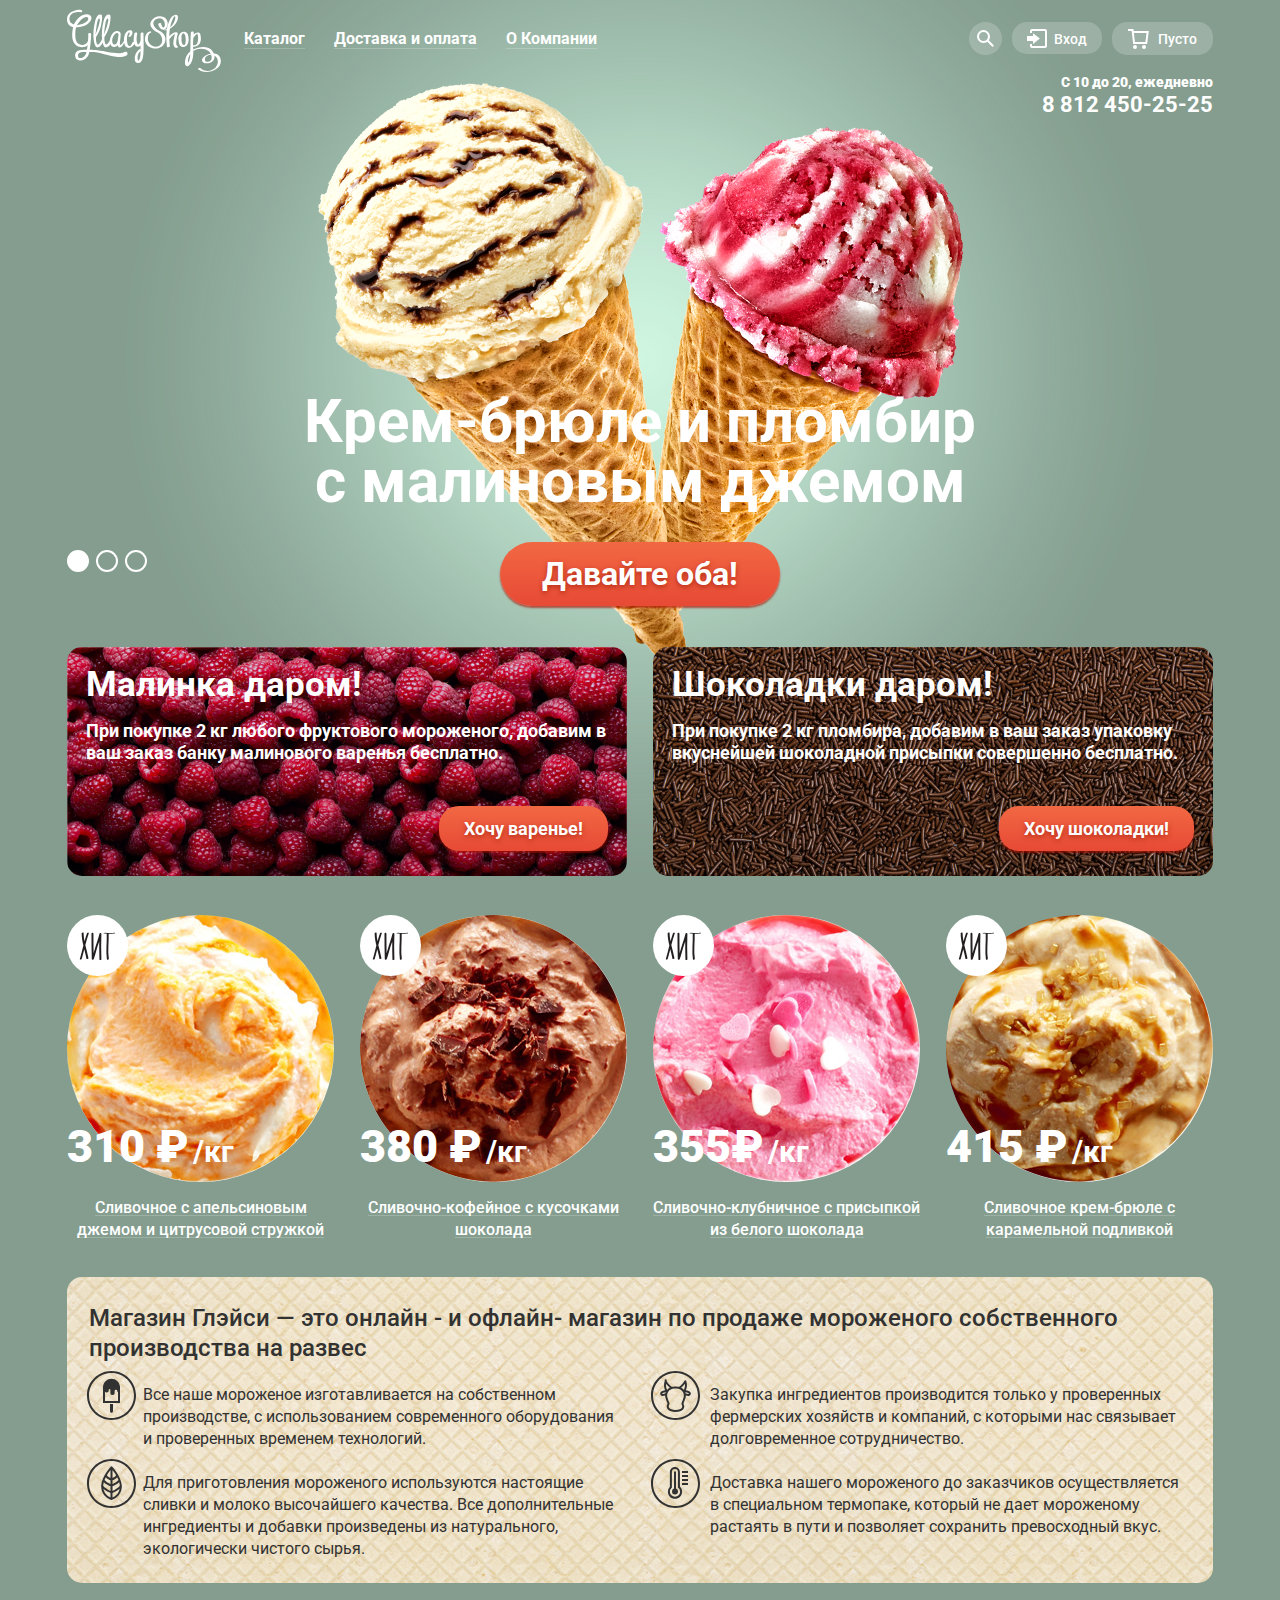
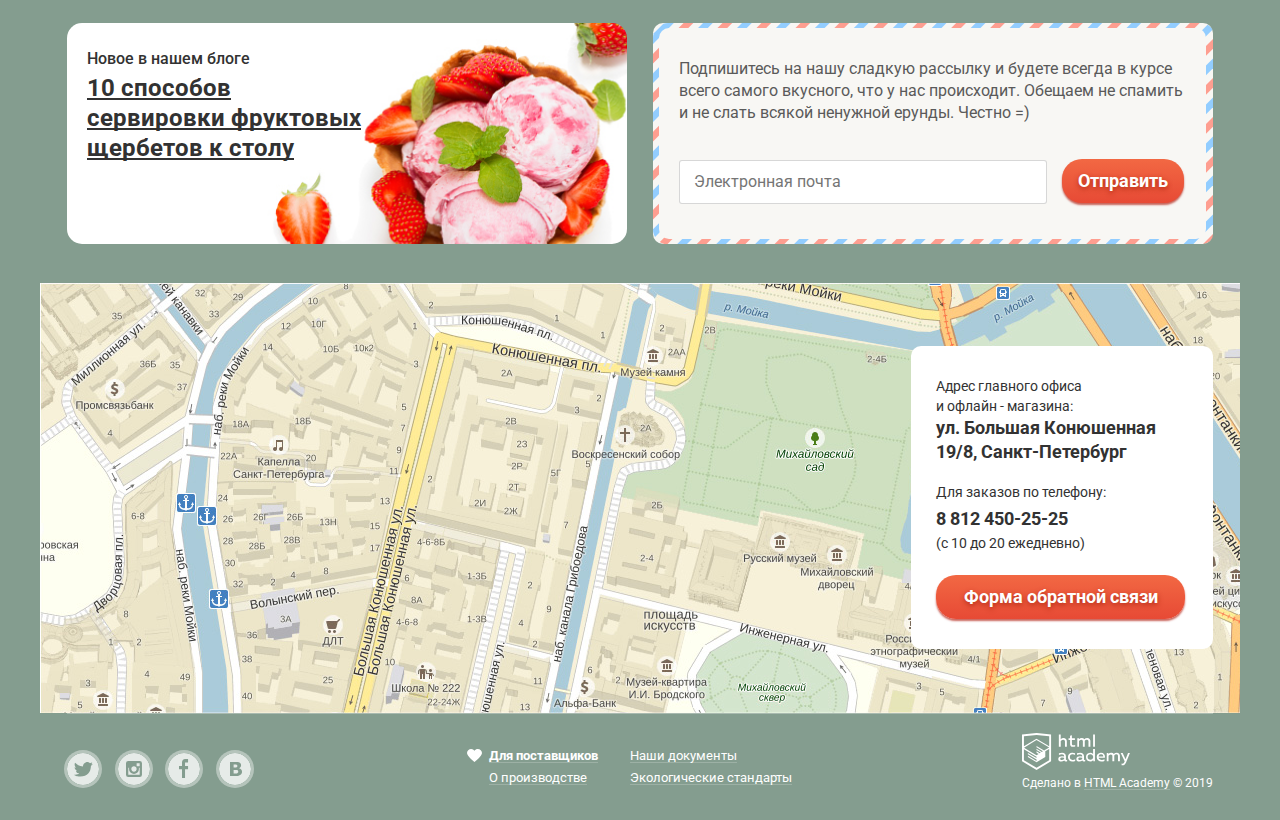
<file: index.html>
<!DOCTYPE html>
<html lang="ru">

<head>
    <meta charset="utf-8">
    <title>HTML Academy: Глейси</title>
    <link href="https://fonts.googleapis.com/css?family=Roboto:400,500,700&display=swap&subset=cyrillic" rel="stylesheet">
    <link href="css/normalize.css" rel="stylesheet">
    <link href="css/style.min.css" rel="stylesheet">
</head>

<body>
    <input class="visually-hidden" type="radio" name="toggle" id="product-1" checked>
    <input class="visually-hidden" type="radio" name="toggle" id="product-2">
    <input class="visually-hidden" type="radio" name="toggle" id="product-3">

    <div class="site-wrapper">
        <header class="main-header container">
            <nav class="main-navigation">
                <a class="main-header-logo">
                    <img src="img/logo.svg" width="154" height="64" alt="Логотип магазина мороженого Глэйси">
                </a>
                <ul class="site-navigation">
                    <li class="site-nav-catalog">
                        <a class="site-nav-link" href="catalog.html">Каталог</a>
                        <ul class="sub-catalog">
                            <li><a class="new-products" href="#">Новинки</a></li>
                            <li><a href="catalog.html">Сливочное</a></li>
                            <li><a href="#" class="new-products-current">Щербеты</a></li>
                            <li><a href="#">Фруктовый лед</a></li>
                            <li><a href="#">Мелорин</a></li>
                        </ul>
                    </li>
                    <li><a class="site-nav-link" href="#">Доставка и оплата</a></li>
                    <li><a class="site-nav-link" href="#">О Компании</a></li>
                </ul>
                <ul class="user-navigation index-page">
                    <li class="user-nav-search">
                        <a class="search" href="#" aria-label="Поиск">
                            <svg xmlns="http://www.w3.org/2000/svg" xmlns:xlink="http://www.w3.org/1999/xlink" width="17" height="17" viewBox="0 0 17 17"><path fill="#fff" d="M16.958 15.527L11.75 10.32A6.455 6.455 0 0 0 13 6.5 6.5 6.5 0 1 0 6.5 13a6.465 6.465 0 0 0 3.839-1.263l5.205 5.204 1.414-1.414zM6.5 11C4.019 11 2 8.981 2 6.5S4.019 2 6.5 2 11 4.019 11 6.5 8.981 11 6.5 11z" />
                            </svg>
                        </a>
                        <!--Pop-up строка поиска-->
                        <section class="modal modal-search">
                            <h2 class="visually-hidden">Строка поиска</h2>
                            <form class="search-form" method="get" action="https://echo.htmlacademy.ru">
                                <input type="text" name="search" placeholder="Что ищем?">
                            </form>
                        </section>
                    </li>
                    <li class="user-nav-login">
                        <a class="login-link" href="login.html">
                            <svg xmlns="http://www.w3.org/2000/svg" xmlns:xlink="http://www.w3.org/1999/xlink" width="21" height="19" viewBox="0 0 21 19"><g fill="#fff"><path d="M6 14.875L12.917 9.5 6 4.125v2.917H-.042v4.917H6z" /><path d="M18 0H5C3.9 0 3 .9 3 2v2h2V2h13v15H5v-2H3v2c0 1.1.9 2 2 2h13c1.1 0 2-.9 2-2V2c0-1.1-.9-2-2-2z" /></g>
                            </svg>
                            <span>Вход</span>
                        </a>
                        <!--Pop-up login.html-->
                        <section class="modal modal-login">
                            <h2 class="visually-hidden">Вход</h2>
                            <form class="login-form" method="post" action="https://echo.htmlacademy.ru">
                                <input type="email" name="email" placeholder="Электронная почта" id="user-email" required>
                                <input type="password" name="password" placeholder="Пароль" id="user-password" required>
                                <button type="submit" class="button login-form-button">Войти</button>
                                <p>
                                    <a href="#" class="restore">Забыли пароль?</a>
                                    <a href="#" class="newcheck-in">Новая регистрация</a>
                                </p>
                            </form>
                        </section>
                    </li>
                    <li>
                        <a class="cart" href="cart.html">
                            <svg xmlns="http://www.w3.org/2000/svg" width="21" height="20" viewBox="0 0 21 20"><g fill="#FFF">
                                <path d="M5.657 2.031L5.422 0H0v2h3.64l1.5 13h13.988l1.699-12.969H5.657zM17.372 13H6.922L5.888 4.031h12.66L17.372 13z" /><circle cx="6.984" cy="18" r="2" /><circle cx="15.984" cy="18" r="2" /></g>
                            </svg>
                            <span>Пусто</span>
                        </a>
                    </li>
                </ul>
            </nav>
        </header>

        <main class="container">
            <h1 class="visually-hidden">Магазин мороженого "Gllacy Shop"</h1>

            <p class="info">
                <b>С 10 до 20, ежедневно</b>
                <a href="tel:88124502525">8 812 450-25-25</a>
            </p>

            <section class="slider">
                <div class="slider-controls">
                    <label for="product-1">Первый</label>
                    <label for="product-2">Второй</label>
                    <label for="product-3">Третий</label>
                </div>

                <ul class="slider-list">
                    <li class="slide" id="slide1">
                        <h2>Крем-брюле и пломбир с малиновым джемом</h2>
                        <a class="button slider-button" href="#">Давайте оба!</a>
                    </li>
                    <li class="slide" id="slide2">
                        <h2>Шоколадный пломбир и лимонный сорбет</h2>
                        <a class="button slider-button" href="#">Давайте оба!</a>
                    </li>
                    <li class="slide" id="slide3">
                        <h2>Пломбир с помадкой и клубничный щербет</h2>
                        <a class="button slider-button" href="#">Давайте оба!</a>
                    </li>
                </ul>
            </section>

            <div class="index-columns">
                <section class="raspberry-offer">
                    <h2>Малинка даром!</h2>
                    <p>При покупке 2 кг любого фруктового мороженого, добавим в ваш заказ банку малинового варенья бесплатно.</p>
                    <a class="button" href="catalog.html">Хочу варенье!</a>
                </section>
                <section class="chocolate-offer">
                    <h2>Шоколадки даром!</h2>
                    <p>При покупке 2 кг пломбира, добавим в ваш заказ упаковку вкуснейшей шоколадной присыпки совершенно бесплатно.</p>
                    <a class="button" href="catalog.html">Хочу шоколадки!</a>
                </section>
            </div>

            <section class="hit-list">
                <h2 class="visually-hidden">Хиты продаж</h2>
                <ul>
                    <li class="hit-list-item">
                        <a href="catalog-item.html" class="hit">
                            <p class="hit-list-image">
                                <img src="img/product1.jpg" width="267" height="267" alt="Фото сливочного мороженого с апельсиновым джемом и цитрусовой стружкой">
                            </p>
                            <h3>Сливочное с апельсиновым джемом и цитрусовой стружкой</h3>
                        </a>
                        <a href="#" class="button preview-button">Быстрый просмотр</a>
                        <p class="catalog-item-price">
                            <b>310 &#8381;</b>
                            <span>/кг</span>
                        </p>
                    </li>
                    <li class="hit-list-item">
                        <a href="catalog-item.html" class="hit">
                            <p class="hit-list-image">
                                <img src="img/product2.jpg" width="267" height="267" alt="Фото сливочно-кофейного мороженого с кусочками шоколада">
                            </p>
                            <h3>Сливочно-кофейное с кусочками шоколада</h3>
                        </a>
                        <a href="#" class="button preview-button">Быстрый просмотр</a>
                        <p class="catalog-item-price">
                            <b>380 &#8381;</b>
                            <span>/кг</span>
                        </p>
                    </li>
                    <li class="hit-list-item">
                        <a href="catalog-item.html" class="hit">
                            <p class="hit-list-image">
                                <img src="img/product3.jpg" width="267" height="267" alt="Фото сливочно-клубничного мороженого с присыпкой из белого шоколада">
                            </p>
                            <h3>Сливочно-клубничное с присыпкой из белого шоколада</h3>
                        </a>
                        <a href="#" class="button preview-button">Быстрый просмотр</a>
                        <p class="catalog-item-price">
                            <b>355&#8381;</b>
                            <span>/кг</span>
                        </p>
                    </li>
                    <li class="hit-list-item">
                        <a href="catalog-item.html" class="hit">
                            <p class="hit-list-image">
                                <img src="img/product4.jpg" width="267" height="267" alt="Фото сливочного крем-брюле с карамельной подливкой">
                            </p>
                            <h3>Сливочное крем-брюле с карамельной подливкой</h3>
                        </a>
                        <a href="#" class="button preview-button">Быстрый просмотр</a>
                        <p class="catalog-item-price">
                            <b>415 &#8381;</b>
                            <span>/кг</span>
                        </p>
                    </li>
                </ul>
            </section>

            <section class="features">
                <h2>Магазин Глэйси &mdash; это онлайн - и офлайн- магазин по продаже мороженого собственного производства на развес</h2>
                <ul class="features-list">
                    <li class="features-item-production features-item-left">
                    Все наше мороженое изготавливается на собственном производстве, с использованием современного оборудования и проверенных временем технологий.
                    </li>
                    <li class="features-item-partnership features-item-right ">
                    Закупка ингредиентов производится только у проверенных фермерских хозяйств и компаний, с которыми нас связывает долговременное сотрудничество.
                    </li>
                    <li class="features-item-ingredients features-item-left">
                    Для приготовления мороженого используются настоящие сливки и молоко высочайшего качества. Все дополнительные ингредиенты и добавки произведены из натурального, экологически чистого сырья.
                    </li>
                    <li class="features-item-delivery features-item-right">
                    Доставка нашего мороженого до заказчиков осуществляется в специальном термопаке, который не дает мороженому растаять в пути и позволяет сохранить превосходный вкус.
                    </li>
                </ul>

            </section>

            <div class="index-columns">
                <article class="blog-news">
                    <p>Новое в нашем блоге</p>
                    <h2><a class="blog-news-heading" href="#">10 способов сервировки фруктовых щербетов к столу</a></h2>
                </article>

                <section class="subscribe">
                    <h2 class="visually-hidden">Подпишитесь</h2>
                    <div class="index-subscribe">
                        <p>Подпишитесь на нашу сладкую рассылку и будете всегда в курсе всего самого вкусного, что у нас происходит. Обещаем не спамить и не слать всякой ненужной ерунды. Честно =)</p>
                        <form class="subscribe-form" action="https://echo.htmlacademy.ru" method="post">
                            <input type="email" name="email" placeholder="Электронная почта" required>
                            <button type="submit" class="button subscribe-button">Отправить</button>
                        </form>
                    </div>
                </section>
            </div>
        </main>

        <section class="map">
            <h2 class="visually-hidden">Где мы находимся</h2>
            <iframe src="https://www.google.com/maps/embed?pb=!1m18!1m12!1m3!1d3997.1900101241517!2d30.32542578368358!3d59.93886219879318!2m3!1f0!2f0!3f0!3m2!1i1024!2i768!4f13.1!3m3!1m2!1s0x4696310fca145cc1%3A0x42b32648d8238007!2z0JHQvtC70YzRiNCw0Y8g0JrQvtC90Y7RiNC10L3QvdCw0Y8g0YPQuy4sIDE5LzgsINCh0LDQvdC60YIt0J_QtdGC0LXRgNCx0YPRgNCzLCAxOTExODY!5e0!3m2!1sru!2sru!4v1559935120640!5m2!1sru!2sru" width="600" height="430" style="border:0" allowfullscreen></iframe>
            <div class="address-card">
                <p>Адрес главного офиса<br> и офлайн - магазина:</p>
                <p class="address">ул. Большая Конюшенная 19/8, Санкт-Петербург</p>
                <span>Для заказов по телефону:</span>
                <p class="phone">8 812 450-25-25</p>
                <span>(c 10 до 20 ежедневно)</span>
                <a href="#" class="button address-card-button">Форма обратной связи</a>
            </div>
        </section>

        <footer class="main-footer container">
            <div class="footer-social">
                <ul>
                    <li>
                        <a class="social-button" aria-label="Глэйси в Твиттере" href="#">
                            <svg xmlns="http://www.w3.org/2000/svg" width="32" height="32" viewBox="0 0 32 32"><path fill="#FFF" d="M16 0C7.164 0 0 7.164 0 16c0 8.837 7.164 16 16 16 8.837 0 16-7.163 16-16 0-8.836-7.163-16-16-16zm7.944 12.809c-.251 6.516-3.463 10.832-10.992 10.702h-.486c-.447 0-4.543-.443-5.344-1.823 2.479.19 4.247-.406 5.12-1.136-1.048-.289-2.923-.461-3.251-2.848.384.104.618.221 1.299.113-1.307-.824-2.758-1.519-2.679-3.643.311.317 1.164.518 1.46.457-.768-.233-2.149-3.244-.974-4.781 1.984 1.79 4.075 3.482 7.804 3.643.227-2.214 1.24-3.699 3.168-4.325 1.84-.479 3.255.26 3.901 1.138.737-.224 1.453-.466 2.193-.685-.004.833-.569 1.463-.935 1.709.747.165 1.423-.475 1.423-.475-.184.963-1.094 1.725-1.707 1.954z" />
                            </svg>
                        </a>
                    </li>
                    <li>
                        <a class="social-button" aria-label="Глэйси в Инстаграм" href="#">
                            <svg xmlns="http://www.w3.org/2000/svg" width="32" height="32" viewBox="0 0 32 32"><g fill="#FFF"><path d="M20.916 16a4.938 4.938 0 1 1-9.877 0c0-.394.051-.773.138-1.14h-.897v6.838h11.396V14.86h-.897c.086.367.137.746.137 1.14z" /> <path d="M15.978 18.659c1.466 0 2.659-1.193 2.659-2.659s-1.193-2.659-2.659-2.659c-1.466 0-2.659 1.193-2.659 2.659s1.192 2.659 2.659 2.659zM18.637 10.302h3.039v3.039h-3.039z" /><path d="M16 0C7.164 0 0 7.164 0 16c0 8.837 7.164 16 16 16 8.837 0 16-7.163 16-16 0-8.836-7.163-16-16-16zm7.955 21.698a2.285 2.285 0 0 1-2.279 2.279H10.279A2.285 2.285 0 0 1 8 21.698V10.302a2.286 2.286 0 0 1 2.279-2.279h11.396a2.286 2.286 0 0 1 2.279 2.279v11.396z" /></g>
                            </svg>
                        </a>
                    </li>
                    <li>
                        <a class="social-button" aria-label="Глэйси на Фэйсбуке" href="#">
                            <svg xmlns="http://www.w3.org/2000/svg" width="32" height="32" viewBox="0 0 32 32"><path fill="#FFF" d="M16 0C7.164 0 0 7.163 0 16s7.164 16 16 16c8.837 0 16-7.164 16-16S24.837 0 16 0zm4.062 9.455h-3.021v3.444h3.021v3.445h-3.021v8.61H14.02v-8.61H11v-3.445h3.021V9.455c0-1.902 1.353-3.445 3.021-3.445h3.021v3.445z" />
                            </svg>
                        </a>
                    </li>
                    <li>
                        <a class="social-button" aria-label="Глэйси в Вконтакте" href="#">
                            <svg xmlns="http://www.w3.org/2000/svg" width="32" height="32" viewBox="0 0 32 32"><g fill="#FFF"><path d="M16.637 14.495c.402-.019.719-.082.951-.188.326-.145.54-.33.641-.559.101-.229.15-.496.15-.797 0-.232-.058-.465-.174-.697-.116-.232-.322-.405-.617-.517-.264-.1-.592-.155-.984-.165a76.242 76.242 0 0 0-1.652-.014h-.339v2.965h.565c.571 0 1.057-.009 1.459-.028zM18.118 17.084c-.282-.081-.672-.125-1.166-.132a127.97 127.97 0 0 0-1.55-.009h-.79v3.493h.264c1.014 0 1.74-.003 2.18-.009a3.2 3.2 0 0 0 1.212-.245c.377-.157.633-.364.774-.625s.214-.562.214-.9c0-.446-.088-.788-.261-1.03-.17-.241-.464-.423-.877-.543z"/><path d="M16 0C7.164 0 0 7.164 0 16c0 8.837 7.164 16 16 16 8.837 0 16-7.163 16-16 0-8.836-7.163-16-16-16zm6.602 20.531a3.73 3.73 0 0 1-1.124 1.327c-.552.415-1.161.71-1.823.886s-1.501.264-2.519.264h-6.121V8.987h5.443c1.13 0 1.957.038 2.48.113a5.126 5.126 0 0 1 1.561.5c.533.27.929.632 1.189 1.087.26.455.392.975.392 1.558 0 .678-.179 1.278-.536 1.795-.358.518-.863.92-1.517 1.208v.075c.917.182 1.642.559 2.179 1.13.537.571.807 1.325.807 2.261 0 .678-.138 1.283-.411 1.817z" /></g>
                            </svg>
                        </a>
                    </li>
                </ul>
            </div>

            <div class="footer-navigation">
                <ul>
                    <li><a href="#" class="footer-nav-item">Для поставщиков</a></li>
                    <li><a href="#">О производстве</a></li>
                </ul>
                <ul>
                    <li><a href="#">Наши документы</a></li>
                    <li><a href="#">Экологические стандарты</a></li>
                </ul>
            </div>

            <div class="footer-copyright">
                <a class="footer-copyright-logo" href="https://htmlacademy.ru/intensive/htmlcss">
                    <img src="img/logo-htmlacademy.svg" width="108" height="39" alt="Логотип HTML Академии">
                </a>
                <p class="footer-copyright-text">Сделано в
                    <a href="https://htmlacademy.ru/intensive/htmlcss">HTML Academy</a>
                    &copy; 2019
                </p>
            </div>
        </footer>
        
        <!--Pop-up форма обратной связи-->
        <section class="modal modal-feedback">
            <h2 class="feedback-header">Мы обязательно вам ответим!</h2>
            <button type="button" aria-label="Закрыть форму" class="modal-close"></button>
            <form class="feedback-form" method="post" action="https://echo.htmlacademy.ru">
                <input type="text" name="name" placeholder="Как вас зовут?">
                <input type="email" name="email" placeholder="Ваша почта для ответа?">
                <textarea placeholder="Напишите что нибудь..." name="area"></textarea>
                <button type="submit" class="button feedback-button">Отправить</button>
            </form>
        </section>
            
        <div class="feedback-overlay"></div>
    </div>
    
    <script src="js/scripts.min.js"></script>
     
</body>

</html>
</file>
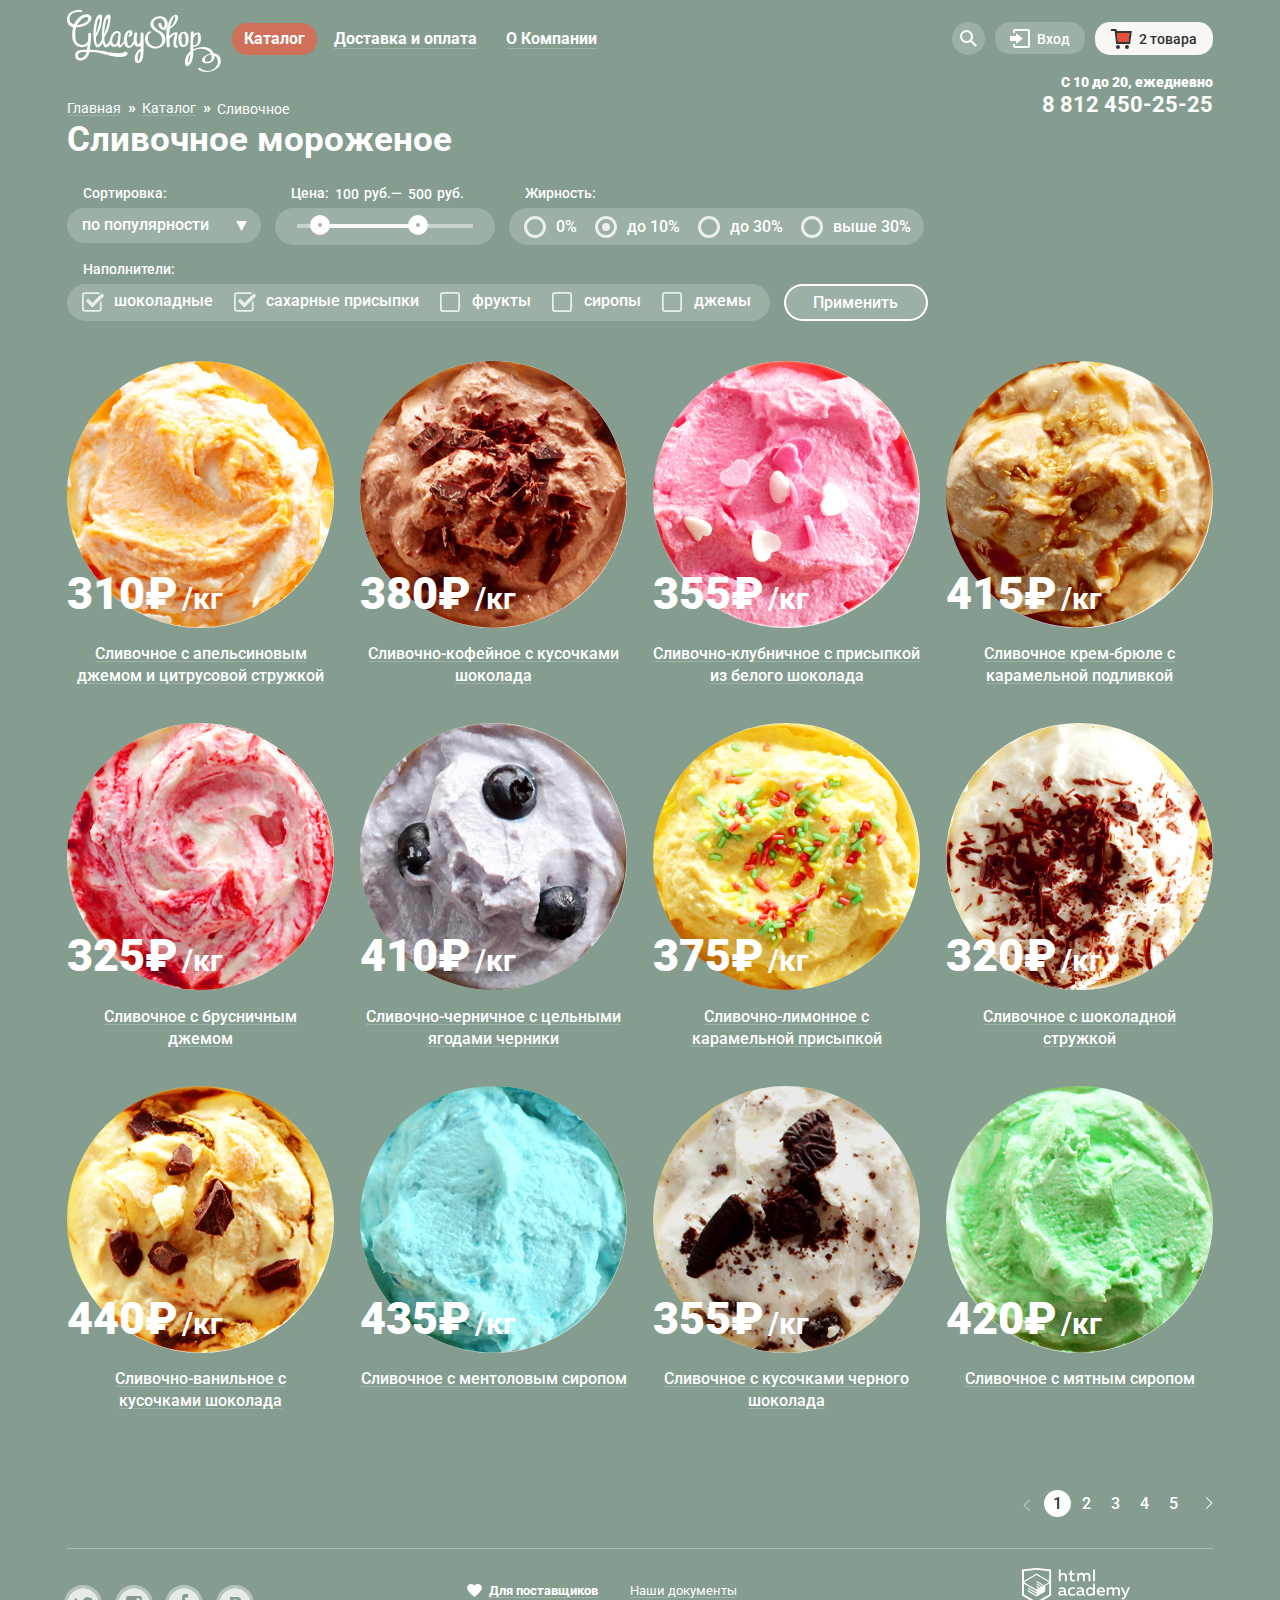
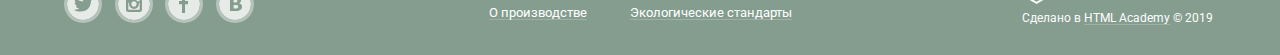
<file: catalog.html>
<!DOCTYPE html>
<html lang="ru">

<head>
    <meta charset="utf-8">
    <title>HTML Academy: Глейси</title>
    <link href="https://fonts.googleapis.com/css?family=Roboto:400,500,700&display=swap&subset=cyrillic" rel="stylesheet">
    <link href="css/normalize.css" rel="stylesheet">
    <link href="css/style.min.css" rel="stylesheet">
</head>

<body>
    <header class="main-header container">
        <nav class="main-navigation">
            <a href="index.html" class="main-header-logo">
                <img src="img/logo.svg" width="154" height="64" alt="Логотип магазина мороженого Глэйси">
            </a>
            <ul class="site-navigation">
                <li class="site-nav-catalog"><a class="site-navigation-current" hreF="catalog.html">Каталог</a>
                    <ul class="sub-catalog">
                        <li class="new-products"><a href="#">Новинки</a></li>
                        <li><a class="sub-catalog-current" href="#">Сливочное</a></li>
                        <li><a href="#">Щербеты</a></li>
                        <li><a href="#">Фруктовый лед</a></li>
                        <li><a href="#">Мелорин</a></li>
                    </ul>
                </li>
                <li><a class="site-nav-link" href="#">Доставка и оплата</a></li>
                <li><a class="site-nav-link" hreF="#">О Компании</a></li>
            </ul>
            <ul class="user-navigation">
                <li class="user-nav-search">
                    <a class="search" href="#" aria-label="Поиск">
                        <svg xmlns="http://www.w3.org/2000/svg" xmlns:xlink="http://www.w3.org/1999/xlink" width="17" height="17" viewBox="0 0 17 17">
                            <path fill="#fff" d="M16.958 15.527L11.75 10.32A6.455 6.455 0 0 0 13 6.5 6.5 6.5 0 1 0 6.5 13a6.465 6.465 0 0 0 3.839-1.263l5.205 5.204 1.414-1.414zM6.5 11C4.019 11 2 8.981 2 6.5S4.019 2 6.5 2 11 4.019 11 6.5 8.981 11 6.5 11z" />
                        </svg>
                    </a>
                    <!--Pop-up строка поиска-->
                    <section class="modal modal-search">
                        <h2 class="visually-hidden">Строка поиска</h2>
                        <form class="search-form" method="get" action="https://echo.htmlacademy.ru">
                            <input type="text" name="search" placeholder="Что ищем?">
                        </form>
                    </section>
                </li>
                <li class="user-nav-login">
                    <a class="login-link" href="login.html">
                        <svg xmlns="http://www.w3.org/2000/svg" xmlns:xlink="http://www.w3.org/1999/xlink" width="21" height="19" viewBox="0 0 21 19"><g fill="#fff"><path d="M6 14.875L12.917 9.5 6 4.125v2.917H-.042v4.917H6z" /><path d="M18 0H5C3.9 0 3 .9 3 2v2h2V2h13v15H5v-2H3v2c0 1.1.9 2 2 2h13c1.1 0 2-.9 2-2V2c0-1.1-.9-2-2-2z" /></g>
                        </svg>
                        <span>Вход</span>
                    </a>
                    <!--Pop-up login.html-->
                    <section class="modal modal-login">
                        <h2 class="visually-hidden">Вход</h2>
                        <form class="login-form" method="post" action="https://echo.htmlacademy.ru">
                            <label class="visually-hidden" for="user-email">Email</label>
                            <input type="email" name="email" placeholder="Электронная почта" id="user-email">
                            <label class="visually-hidden" for="user-password">Пароль</label>
                            <input type="password" name="password" placeholder="Пароль" id="user-password">
                            <button type="submit" class="button login-form-button">Войти</button>
                            <p>
                                <a href="#" class="restore">Забыли пароль?</a>
                                <a href="#" class="newcheck-in">Новая регистрация</a>
                            </p>
                        </form>
                    </section>
                </li>
                <li class="user-nav-cart">
                    <a class="cart filled-cart" href="cart.html">
                        <svg xmlns="http://www.w3.org/2000/svg" width="21" height="20" viewBox="0 0 21 20"><path fill="#E84D37" d="M5.888 4.031L6.922 13h10.45l1.176-8.969z" /><circle fill="#343434" cx="6.984" cy="18" r="2" /><circle fill="#343434" cx="15.984" cy="18" r="2" /><path fill="#343434" d="M5.657 2.031L5.422 0H0v2h3.64l1.5 13h13.988l1.699-12.969H5.657zM17.372 13H6.922L5.888 4.031h12.66L17.372 13z" />
                        </svg>
                        <span>2 товара</span>
                    </a>
                    <!--Pop-up корзины-->
                    <section class="modal modal-cart">
                        <h2 class="visually-hidden">Корзина</h2>
                        <ul class="cart-list">
                            <li class="cart-item">
                                <button type="button" class="delete-item" aria-label="Удалить товар"></button>
                                <img src="img/product1-small.png" width="33" height="33" alt="Фото сливочного мороженого с апельсиновым джемом и цитрусовой стружкой">
                                <a href="catalog-item.html">Пломбир с апельсиновым джемом</a>
                                <span class="weight">1,5 кг x</span>
                                <span class="sum">200 руб.</span>
                                <span class="total-sum">300 руб.</span>
                            </li>
                            <li class="cart-item">
                                <button type="button" class="delete-item" aria-label="Удалить товар"></button>
                                <img src="img/product3-small.png" width="33" height="33" alt="Фото сливочно-клубничного мороженого с присыпкой из белого шоколада">
                                <a href="catalog-item.html">Клубничный пломбир с присыпкой из белого шоколада</a>
                                <span class="weight">1,5 кг x</span>
                                <span class="sum">300 руб.</span>
                                <span class="total-sum">450 руб.</span>
                            </li>
                        </ul>
                        <p class="cart-sum">Итого: 750 руб.</p>
                        <a class="button" href="#">Оформить заказ</a>
                    </section>
                </li>
            </ul>
        </nav>
    </header>

    <main class="container">
        <div class="breadcrumbs-container">
            <ul class="breadcrumbs">
                <li><a href="index.html">Главная</a></li>
                <li><a href="catalog.html">Каталог</a></li>
                <li class="breadcrumbs-current">Сливочное</li>
            </ul>
            <p class="info">
                <b>С 10 до 20, ежедневно</b>
                <a href="tel:88124502525">8 812 450-25-25</a>
            </p>
        </div>

        <h1 class="page-title">Сливочное мороженое</h1>

        <section class="filter">
            <h2 class="visually-hidden">Фильтр товаров</h2>
            <form class="filter-form" action="https://echo.htmlacademy.ru" method="get">

                <div class="select-filter">
                    <span class="filter-name">Сортировка:</span>
                    <select name="sorting">
                        <option value="1" class="filter-value select-option">по популярности</option>
                        <option value="2" class="filter-value select-option">сначала недорогие</option>
                        <option value="3" class="filter-value select-option">сначала дорогие</option>
                        <option value="4" class="filter-value select-option">по жирности</option>
                    </select>
                </div>

                <div class="range-filter">
                    <div class="price-controls">
                        <p class="filter-name">Цена:</p>
                        <label class="min-price"><input type="text" name="min-price" value="100">руб.&mdash;</label>
                        <label class="max-price"><input type="text" name="max-price" value="500">руб.</label>
                    </div>
                    <div class="range-controls">
                        <div class="scale">
                            <div class="bar"></div>
                        </div>
                        <div class="range-toggle range-toggle-min">
                            <svg xmlns="http://www.w3.org/2000/svg" width="20" height="23" viewBox="0 0 20 23"><path opacity=".3" fill="#ABABAB" d="M10 20C4.477 20 0 15.522 0 10v2c0 5.522 4.477 10 10 10 5.522 0 10-4.478 10-10v-2c0 5.522-4.478 10-10 10z" /><circle fill="#FFF" cx="10" cy="10" r="10" /><circle fill="#ABABAB" cx="10" cy="10" r="2" />
                            </svg>
                        </div>
                        <div class="range-toggle range-toggle-max">
                            <svg xmlns="http://www.w3.org/2000/svg" width="20" height="23" viewBox="0 0 20 23"><path opacity=".3" fill="#ABABAB" d="M10 20C4.477 20 0 15.522 0 10v2c0 5.522 4.477 10 10 10 5.522 0 10-4.478 10-10v-2c0 5.522-4.478 10-10 10z" /><circle fill="#FFF" cx="10" cy="10" r="10" /><circle fill="#ABABAB" cx="10" cy="10" r="2" />
                            </svg>
                        </div>
                    </div>
                </div>

                <div class="radio-filter">
                    <span class="filter-name">Жирность:</span>
                    <p>
                        <input class="visually-hidden" type="radio" name="fat" value="fat-0" id="fat-0-input">
                        <label for="fat-0-input" tabindex="0">0%</label>
                        <input class="visually-hidden" type="radio" name="fat" value="fat-10" id="fat-10-input" checked>
                        <label for="fat-10-input" tabindex="0">до 10%</label>
                        <input class="visually-hidden" type="radio" name="fat" value="fat-30" id="fat-30-input">
                        <label for="fat-30-input" tabindex="0">до 30%</label>
                        <input class="visually-hidden" type="radio" name="fat" value="fat-more30" id="fat-more30-input">
                        <label for="fat-more30-input" tabindex="0">выше 30%</label>
                    </p>
                </div>

                <div class="checkbox-filter">
                    <span class="filter-name">Наполнители:</span>
                    <p>
                        <label>
                            <input class="visually-hidden" type="checkbox" name="chocolate" checked>
                            <span class="checkbox-indicator"></span>
                            <span class="filter-value">шоколадные</span>
                        </label>

                        <label>
                            <input class="visually-hidden" type="checkbox" name="sugar-powder" checked>
                            <span class="checkbox-indicator"></span>
                            <span class="filter-value">сахарные присыпки</span>
                        </label>

                        <label>
                            <input class="visually-hidden" type="checkbox" name="fruit">
                            <span class="checkbox-indicator"></span>
                            <span class="filter-value">фрукты</span>
                        </label>

                        <label>
                            <input class="visually-hidden" type="checkbox" name="syrup">
                            <span class="checkbox-indicator"></span>
                            <span class="filter-value">сиропы</span>
                        </label>

                        <label>
                            <input class="visually-hidden" type="checkbox" name="jam">
                            <span class="checkbox-indicator"></span>
                            <span class="filter-value">джемы</span>
                        </label>
                    </p>
                </div>

                <button type="submit" class="filter-button">Применить</button>
            </form>
        </section>
        
        <section class="catalog">
            <h2 class="visually-hidden">Список видов мороженого</h2>
            <ul class="catalog-list">
                <li class="catalog-item">
                    <a href="catalog-item.html">
                        <p class="catalog-item-image">
                            <img src="img/product1.jpg" width="267" height="267" alt="Фото сливочного мороженого с апельсиновым джемом и цитрусовой стружкой">
                        </p>
                        <h3>Сливочное с апельсиновым джемом и цитрусовой стружкой</h3>
                    </a>
                    <a href="#" class="button preview-button">Быстрый просмотр</a>
                    <p class="catalog-item-price">
                        <b>310&#8381;</b>
                        <span>/кг</span>
                    </p>
                </li>

                <li class="catalog-item">
                    <a href="catalog-item.html">
                        <p class="catalog-item-image">
                            <img src="img/product2.jpg" width="267" height="267" alt="Фото сливочно-кофейного мороженого с кусочками шоколада">
                        </p>
                        <h3>Сливочно-кофейное с кусочками шоколада</h3>
                    </a>
                    <a href="#" class="button preview-button">Быстрый просмотр</a>
                    <p class="catalog-item-price">
                        <b>380&#8381;</b>
                        <span>/кг</span>
                    </p>
                </li>

                <li class="catalog-item">
                    <a href="catalog-item.html">
                        <p class="catalog-item-image">
                            <img src="img/product3.jpg" width="267" height="267" alt="Фото сливочно-клубничного мороженого с присыпкой из белого шоколада">
                        </p>
                        <h3>Сливочно-клубничное с присыпкой из белого шоколада</h3>
                    </a>
                    <a href="#" class="button preview-button">Быстрый просмотр</a>
                    <p class="catalog-item-price">
                        <b>355&#8381;</b>
                        <span>/кг</span>
                    </p>
                </li>

                <li class="catalog-item">
                    <a href="catalog-item.html">
                        <p class="catalog-item-image">
                            <img src="img/product4.jpg" width="267" height="267" alt="Фото сливочного крем-брюле с карамельной подливкой">
                        </p>
                        <h3>Сливочное крем-брюле с карамельной подливкой</h3>
                    </a>
                    <a href="#" class="button preview-button">Быстрый просмотр</a>
                    <p class="catalog-item-price">
                        <b>415&#8381;</b>
                        <span>/кг</span>
                    </p>
                </li>

                <li class="catalog-item">
                    <a href="catalog-item.html">
                        <p class="catalog-item-image">
                            <img src="img/product5.jpg" width="267" height="267" alt="Фото сливочного мороженого с брусничным джемом">
                        </p>
                        <h3>Сливочное с брусничным<br>джемом</h3>
                    </a>
                    <a href="#" class="button preview-button">Быстрый просмотр</a>
                    <p class="catalog-item-price">
                        <b>325&#8381;</b>
                        <span>/кг</span>
                    </p>
                </li>

                <li class="catalog-item">
                    <a href="catalog-item.html">
                        <p class="catalog-item-image">
                            <img src="img/product6.jpg" width="267" height="267" alt="Фото сливочно-черничного мороженого с цельными ягодами черники">
                        </p>
                        <h3>Сливочно-черничное с цельными ягодами черники</h3>
                    </a>
                    <a href="#" class="button preview-button">Быстрый просмотр</a>
                    <p class="catalog-item-price">
                        <b>410&#8381;</b>
                        <span>/кг</span>
                    </p>
                </li>

                <li class="catalog-item">
                    <a href="catalog-item.html">
                        <p class="catalog-item-image">
                            <img src="img/product7.jpg" width="267" height="267" alt="Фото сливочно-лимонного с карамельной присыпкой">
                        </p>
                        <h3>Сливочно-лимонное с карамельной присыпкой</h3>
                    </a>
                    <a href="#" class="button preview-button">Быстрый просмотр</a>
                    <p class="catalog-item-price">
                        <b>375&#8381;</b>
                        <span>/кг</span>
                    </p>
                </li>

                <li class="catalog-item">
                    <a href="catalog-item.html">
                        <p class="catalog-item-image">
                            <img src="img/product8.jpg" width="267" height="267" alt="Фото сливочного мороженого с шоколадной стружкой">
                        </p>
                        <h3>Сливочное с шоколадной стружкой</h3>
                    </a>
                    <a href="#" class="button preview-button">Быстрый просмотр</a>
                    <p class="catalog-item-price">
                        <b>320&#8381;</b>
                        <span>/кг</span>
                    </p>
                </li>

                <li class="catalog-item">
                    <a href="catalog-item.html">
                        <p class="catalog-item-image">
                            <img src="img/product9.jpg" width="267" height="267" alt="Фото сливочно-ванильного мороженого с кусочками шоколада">
                        </p>
                        <h3>Сливочно-ванильное с<br>кусочками шоколада</h3>
                    </a>
                    <a href="#" class="button preview-button">Быстрый просмотр</a>
                    <p class="catalog-item-price">
                        <b>440&#8381;</b>
                        <span>/кг</span>
                    </p>
                </li>

                <li class="catalog-item">
                    <a href="catalog-item.html">
                        <p class="catalog-item-image">
                            <img src="img/product10.jpg" width="267" height="267" alt="Фото сливочного мороженого с ментоловым сиропом">
                        </p>
                        <h3>Сливочное с ментоловым сиропом</h3>
                    </a>
                    <a href="#" class="button preview-button">Быстрый просмотр</a>
                    <p class="catalog-item-price">
                        <b>435&#8381;</b>
                        <span>/кг</span>
                    </p>
                </li>

                <li class="catalog-item">
                    <a href="catalog-item.html">
                        <p class="catalog-item-image">
                            <img src="img/product11.jpg" width="267" height="267" alt="Фото сливочного мороженого  с кусочками черного шоколада">
                        </p>
                        <h3>Сливочное с кусочками черного шоколада</h3>
                    </a>
                    <a href="#" class="button preview-button">Быстрый просмотр</a>
                    <p class="catalog-item-price">
                        <b>355&#8381;</b>
                        <span>/кг</span>
                    </p>
                </li>

                <li class="catalog-item">
                    <a href="catalog-item.html">
                        <p class="catalog-item-image">
                            <img src="img/product12.jpg" width="267" height="267" alt="Фото сливочного мороженого с мятным сиропом">
                        </p>
                        <h3>Сливочное с мятным сиропом</h3>
                    </a>
                    <a href="#" class="button preview-button">Быстрый просмотр</a>
                    <p class="catalog-item-price">
                        <b>420&#8381;</b>
                        <span>/кг</span>
                    </p>
                </li>

            </ul>
            <ul class="pagination">
                <li class="pagination-item">
                    <svg xmlns="http://www.w3.org/2000/svg" width="8" height="12" viewBox="0 0 8 12"><path fill="#C1C6CE" d="M7.237 5.642L1.73.132c-.2-.197-.52-.197-.717 0s-.198.52 0 .717L6.163 6l-5.15 5.15c-.2.198-.2.52 0 .717.098.1.228.148.357.148.13 0 .26-.05.358-.148l5.51-5.51c.198-.197.198-.517 0-.715z" />
                    </svg>
                </li>
                <li class="pagination-item"><a href="#" class="pagination-link pagination-link-current">1</a></li>
                <li class="pagination-item"><a href="#" class="pagination-link">2</a></li>
                <li class="pagination-item"><a href="#" class="pagination-link">3</a></li>
                <li class="pagination-item"><a href="#" class="pagination-link">4</a></li>
                <li class="pagination-item"><a href="#" class="pagination-link">5</a></li>
                <li class="pagination-item">
                    <a href="#">
                        <svg xmlns="http://www.w3.org/2000/svg" width="8" height="12" viewBox="0 0 8 12"><path fill="#C1C6CE" d="M7.237 5.642L1.73.132c-.2-.197-.52-.197-.717 0s-.198.52 0 .717L6.163 6l-5.15 5.15c-.2.198-.2.52 0 .717.098.1.228.148.357.148.13 0 .26-.05.358-.148l5.51-5.51c.198-.197.198-.517 0-.715z" />
                        </svg>
                    </a>
                </li>
            </ul>
        </section>

    </main>

    <footer class="main-footer container">
        <div class="footer-social">
            <ul>
                <li>
                    <a class="social-button" aria-label="Глэйси в Твиттере" href="#">
                        <svg xmlns="http://www.w3.org/2000/svg" width="32" height="32" viewBox="0 0 32 32"><path fill="#FFF" d="M16 0C7.164 0 0 7.164 0 16c0 8.837 7.164 16 16 16 8.837 0 16-7.163 16-16 0-8.836-7.163-16-16-16zm7.944 12.809c-.251 6.516-3.463 10.832-10.992 10.702h-.486c-.447 0-4.543-.443-5.344-1.823 2.479.19 4.247-.406 5.12-1.136-1.048-.289-2.923-.461-3.251-2.848.384.104.618.221 1.299.113-1.307-.824-2.758-1.519-2.679-3.643.311.317 1.164.518 1.46.457-.768-.233-2.149-3.244-.974-4.781 1.984 1.79 4.075 3.482 7.804 3.643.227-2.214 1.24-3.699 3.168-4.325 1.84-.479 3.255.26 3.901 1.138.737-.224 1.453-.466 2.193-.685-.004.833-.569 1.463-.935 1.709.747.165 1.423-.475 1.423-.475-.184.963-1.094 1.725-1.707 1.954z" />
                        </svg>
                    </a>
                </li>
                <li>
                    <a class="social-button" aria-label="Глэйси в Инстаграм" href="#">
                        <svg xmlns="http://www.w3.org/2000/svg" width="32" height="32" viewBox="0 0 32 32"><g fill="#FFF"><path d="M20.916 16a4.938 4.938 0 1 1-9.877 0c0-.394.051-.773.138-1.14h-.897v6.838h11.396V14.86h-.897c.086.367.137.746.137 1.14z" /> <path d="M15.978 18.659c1.466 0 2.659-1.193 2.659-2.659s-1.193-2.659-2.659-2.659c-1.466 0-2.659 1.193-2.659 2.659s1.192 2.659 2.659 2.659zM18.637 10.302h3.039v3.039h-3.039z" /> <path d="M16 0C7.164 0 0 7.164 0 16c0 8.837 7.164 16 16 16 8.837 0 16-7.163 16-16 0-8.836-7.163-16-16-16zm7.955 21.698a2.285 2.285 0 0 1-2.279 2.279H10.279A2.285 2.285 0 0 1 8 21.698V10.302a2.286 2.286 0 0 1 2.279-2.279h11.396a2.286 2.286 0 0 1 2.279 2.279v11.396z" /></g>
                        </svg>
                    </a>
                </li>
                <li>
                    <a class="social-button" aria-label="Глэйси на Фэйсбуке" href="#">
                        <svg xmlns="http://www.w3.org/2000/svg" width="32" height="32" viewBox="0 0 32 32"><path fill="#FFF" d="M16 0C7.164 0 0 7.163 0 16s7.164 16 16 16c8.837 0 16-7.164 16-16S24.837 0 16 0zm4.062 9.455h-3.021v3.444h3.021v3.445h-3.021v8.61H14.02v-8.61H11v-3.445h3.021V9.455c0-1.902 1.353-3.445 3.021-3.445h3.021v3.445z" />
                        </svg>
                    </a>
                </li>
                <li>
                    <a class="social-button" aria-label="Глэйси в Вконтакте" href="#">
                        <svg xmlns="http://www.w3.org/2000/svg" width="32" height="32" viewBox="0 0 32 32"><g fill="#FFF"><path d="M16.637 14.495c.402-.019.719-.082.951-.188.326-.145.54-.33.641-.559.101-.229.15-.496.15-.797 0-.232-.058-.465-.174-.697-.116-.232-.322-.405-.617-.517-.264-.1-.592-.155-.984-.165a76.242 76.242 0 0 0-1.652-.014h-.339v2.965h.565c.571 0 1.057-.009 1.459-.028zM18.118 17.084c-.282-.081-.672-.125-1.166-.132a127.97 127.97 0 0 0-1.55-.009h-.79v3.493h.264c1.014 0 1.74-.003 2.18-.009a3.2 3.2 0 0 0 1.212-.245c.377-.157.633-.364.774-.625s.214-.562.214-.9c0-.446-.088-.788-.261-1.03-.17-.241-.464-.423-.877-.543z" /><path d="M16 0C7.164 0 0 7.164 0 16c0 8.837 7.164 16 16 16 8.837 0 16-7.163 16-16 0-8.836-7.163-16-16-16zm6.602 20.531a3.73 3.73 0 0 1-1.124 1.327c-.552.415-1.161.71-1.823.886s-1.501.264-2.519.264h-6.121V8.987h5.443c1.13 0 1.957.038 2.48.113a5.126 5.126 0 0 1 1.561.5c.533.27.929.632 1.189 1.087.26.455.392.975.392 1.558 0 .678-.179 1.278-.536 1.795-.358.518-.863.92-1.517 1.208v.075c.917.182 1.642.559 2.179 1.13.537.571.807 1.325.807 2.261 0 .678-.138 1.283-.411 1.817z" /></g>
                        </svg>
                    </a>
                </li>
            </ul>
        </div>

        <div class="footer-navigation">
            <ul>
                <li><a href="#" class="footer-nav-item footer-nav-link">Для поставщиков</a></li>
                <li><a href="#" class="footer-nav-link">О производстве</a></li>
            </ul>
            <ul>
                <li><a href="#" class="footer-nav-link">Наши документы</a></li>
                <li><a href="#" class="footer-nav-link">Экологические стандарты</a>
                </li>
            </ul>
        </div>

        <div class="footer-copyright">
            <a class="footer-copyright-logo" href="https://htmlacademy.ru/intensive/htmlcss">
                <img src="img/logo-htmlacademy.svg" width="108" height="39" alt="Логотип HTML Академии">
            </a>
            <p class="footer-copyright-text">Сделано в
                <a href="https://htmlacademy.ru/intensive/htmlcss">HTML Academy</a>
                &copy; 2019
            </p>

        </div>
    </footer>
    
</body>

</html>
</file>
<file: css/style.min.css>
body{margin:0;font-family:"Roboto",Arial,sans-serif;color:#fff;font-weight:bold;background-color:#849d8f}a{text-decoration:none}img{max-width:100%;height:auto}.visually-hidden,input[type="checkbox"].visually-hidden,input[type="radio"].visually-hidden{position:absolute;width:1px;height:1px;margin:-1px;border:0;padding:0;white-space:nowrap;-webkit-clip-path:inset(100%);clip-path:inset(100%);clip:rect(0 0 0 0);overflow:hidden}.site-wrapper{background-color:#849d8f;background-image:url(../img/slide1.png);background-repeat:no-repeat;background-position:top center;-webkit-transition:background-image .5s ease,background-color .5s ease;-o-transition:background-image .5s ease,background-color .5s ease;transition:background-image .5s ease,background-color .5s ease;position:relative}.site-wrapper::before,.site-wrapper::after{content:"";visibility:hidden}.site-wrapper::before{background-image:url("../img/slide2.png")}.site-wrapper::after{background-image:url("../img/slide3.png")}.main-navigation{position:relative;display:-webkit-box;display:-ms-flexbox;display:flex;-webkit-box-align:center;-ms-flex-align:center;align-items:center;width:1146px;padding:9px 0 0 0}.main-header-logo{width:155px;height:65px;margin-right:10px}.site-navigation{display:-webkit-box;display:-ms-flexbox;display:flex;-ms-flex-wrap:wrap;flex-wrap:wrap;width:675px}.site-navigation,.sub-catalog,.user-navigation{list-style:none;margin:0;padding:0}.site-navigation>li>a{display:block;padding:7px 12px;border-radius:15px;color:#fff;font-size:16px;line-height:18px;text-decoration:none}.site-nav-link::before{content:"";position:absolute;top:25px;width:calc(100% - 24px);height:1px;background-color:rgba(255,255,255,0.2)}.site-navigation>li>a:hover,.site-navigation>li>a:focus{color:#323232;background-color:#f7f6f3}.site-navigation>li>a:active{-webkit-box-shadow:inset 0 2px 1px 0 #696969;box-shadow:inset 0 2px 1px 0 #696969;background-color:#ededed}.site-navigation>li{position:relative;padding-bottom:6px;margin-right:5px}.sub-catalog{display:none;position:absolute;top:38px;left:-8px;z-index:10;border-radius:5px;background-color:#f8f7f4;-webkit-box-shadow:0 20px 20px 0 rgba(0,0,0,0.4);box-shadow:0 20px 20px 0 rgba(0,0,0,0.4)}.sub-catalog a{display:block;padding:6px 20px 8px;color:black;white-space:nowrap;font-size:14px;line-height:16px;font-weight:400}.sub-catalog a:hover,.sub-catalog a:focus{background-color:#fbded8}.sub-catalog a:active{background-color:#f6b5a5}.site-nav-catalog:hover .sub-catalog{display:block}.sub-catalog li:first-child a{font-weight:bold;padding-top:10px;margin-bottom:9px;border-top-left-radius:5px;border-top-right-radius:5px}.sub-catalog-current{background-color:#d07058}.sub-catalog .sub-catalog-current:hover,.sub-catalog .sub-catalog-current:focus{background-color:#d07058}.new-products::after{content:"";width:128px;height:1px;position:absolute;top:37px;left:5px;right:10px;background-color:rgba(0,0,0,0.2)}.sub-catalog li:last-child a{border-bottom-left-radius:5px;border-bottom-right-radius:5px;padding-bottom:15px}.user-navigation{display:-webkit-box;display:-ms-flexbox;display:flex;-webkit-box-pack:end;-ms-flex-pack:end;justify-content:flex-end;width:265px;margin-left:auto}.user-navigation>li{position:relative;padding-bottom:6px}.user-navigation>li>a{display:block;color:#fff;font-size:14px;line-height:16px;font-weight:500;text-decoration:none;background-color:rgba(255,255,255,0.2);border-radius:15px}.user-navigation .search{display:-webkit-box;display:-ms-flexbox;display:flex;-webkit-box-align:center;-ms-flex-align:center;align-items:center;-webkit-box-pack:center;-ms-flex-pack:center;justify-content:center;width:33px;height:33px;border-radius:50%}.modal{background-color:#f8f7f4;position:absolute;border-radius:5px}.modal-search{display:none;position:absolute;width:311px;height:44px;z-index:10;top:37px;right:0;padding:20px 15px;-webkit-box-shadow:0 20px 20px 0 rgba(0,0,0,0.4);box-shadow:0 20px 20px 0 rgba(0,0,0,0.4)}.search-form input{font-family:inherit;font-size:14px;color:#323232;line-height:24px;width:311px;height:44px;-webkit-box-sizing:border-box;box-sizing:border-box;padding:9px 14px 9px;border:1px solid #d3d3d2;border-radius:5px}.user-nav-search:hover .modal-search{display:block}.user-navigation .login-link{display:-webkit-box;display:-ms-flexbox;display:flex;-webkit-box-align:center;-ms-flex-align:center;align-items:center;-webkit-box-pack:justify;-ms-flex-pack:justify;justify-content:space-between;width:60px;padding:7px 15px 6px;margin-left:10px}.modal-login{display:none;position:absolute;top:36px;right:0;z-index:10;width:241px;height:174px;padding:21px 16px 20px 18px;-webkit-box-shadow:0 20px 20px 0 rgba(0,0,0,0.4);box-shadow:0 20px 20px 0 rgba(0,0,0,0.4)}.login-form{display:-webkit-box;display:-ms-flexbox;display:flex;-ms-flex-wrap:wrap;flex-wrap:wrap}.login-form input{font-family:inherit;-webkit-box-sizing:border-box;box-sizing:border-box;background-color:#fff;width:241px;padding:0 14px;font-size:14px;line-height:24px;height:44px;border:1px solid #d3d3d2;border-radius:5px;margin-bottom:20px}.login-form-button{padding:11px 25px;margin-right:19px}.modal-login p{margin:0;width:119px}.restore,.newcheck-in{font-size:13px;line-height:21px;font-weight:normal;color:#323232;border-bottom:1px solid rgba(50,50,50,0.3)}.user-nav-login:hover .modal-login{display:block}.user-navigation .cart{display:-webkit-box;display:-ms-flexbox;display:flex;min-width:69px;-webkit-box-pack:justify;-ms-flex-pack:justify;justify-content:space-between;-webkit-box-align:center;-ms-flex-align:center;align-items:center;padding:7px 16px 6px;margin-left:10px}.user-navigation>li>a:hover,.user-navigation>li>a:focus{color:#000;background-color:#f4f1ee}.search:hover path,.search:focus path,.login-link:hover path,.login-link:focus path,.index-page .cart:hover path,.index-page .cart:focus path{fill:#000}.cart:hover circle,.cart:focus circle{fill:#000}.modal-cart{display:none;position:absolute;top:38px;right:0;z-index:10;width:516px;padding:19px 13px 23px 11px;text-align:right;-webkit-box-shadow:0 20px 20px 0 rgba(0,0,0,0.4);box-shadow:0 20px 20px 0 rgba(0,0,0,0.4)}.user-nav-cart:hover .modal-cart{display:block}.modal-cart .cart-item{display:-webkit-box;display:-ms-flexbox;display:flex;position:relative;margin-bottom:20px}.delete-item{width:11px;height:12px;background-image:url("../img/cross-small.svg");background-repeat:no-repeat;background-position:0 0;border:0;background-color:#f8f7f4;margin-left:10px;margin-top:10px}.cart-item img{margin-left:9px;width:33px;height:33px}.cart-item a{width:217px;margin-left:13px;font-size:13px;line-height:16px;font-weight:normal;color:#323232;text-align:left;padding-top:9px}.cart-item .weight{font-size:13px;line-height:16px;font-weight:normal;color:#323232;margin-left:30px;padding-top:9px}.cart-item .sum{color:#999;font-size:13px;line-height:16px;font-weight:normal;margin-left:4px;padding-top:9px}.cart-item .total-sum{font-size:13px;line-height:16px;font-weight:normal;color:#323232;margin-left:28px;padding-top:9px}.modal-cart .cart-sum{color:#323232;font-size:15px;line-height:18px;margin:31px 0 13px;padding:0;text-align:right}.cart-sum::before{content:"";position:absolute;left:16px;right:14px;bottom:112px;height:1px;background-color:#cacac7}.modal-cart .button{padding:10px 15px;display:inline-block;vertical-align:top}.feedback-overlay{display:none;height:100%;width:100%;background-color:rgba(0,0,0,0.5);background-repeat:no-repeat;background-position:0 0;position:absolute;top:0;left:0;z-index:10}.modal-feedback{display:none;position:fixed;margin-top:-220px;top:50%;margin-left:-239px;left:50%;z-index:11;padding:15px 25px 25px 25px;width:428px}.feedback-header{margin:0;font-size:24px;line-height:28px;color:#000;font-weight:normal;margin-bottom:20px}.modal-close{position:absolute;top:15px;right:25px;width:18px;height:18px;background-image:url(../img/cross-big.svg);background-repeat:no-repeat;background-position:0 0;border:0;background-color:#f8f7f4}.feedback-form{display:-webkit-box;display:-ms-flexbox;display:flex;-ms-flex-wrap:wrap;flex-wrap:wrap}.modal-feedback .feedback-form input[type="text"],.modal-feedback .feedback-form input[type="email"]{font-family:inherit;-webkit-box-sizing:border-box;box-sizing:border-box;padding:12px 15px 8px;font-size:16px;line-height:24px;border:0;-webkit-box-shadow:inset 0 0 0 1px rgba(178,178,178,0.52);box-shadow:inset 0 0 0 1px rgba(178,178,178,0.52);border-radius:5px;margin-bottom:20px;width:267px;outline:0;height:44px}.modal-feedback .feedback-form textarea{-webkit-box-sizing:border-box;box-sizing:border-box;width:428px;height:155px;resize:none;padding:12px 15px;font-size:16px;line-height:24px;border:0;-webkit-box-shadow:inset 0 0 0 1px rgba(178,178,178,0.52);box-shadow:inset 0 0 0 1px rgba(178,178,178,0.52);border-radius:5px;margin-bottom:25px;outline:0}.modal-feedback .feedback-form input:hover,.modal-feedback .feedback-form textarea:hover{-webkit-box-shadow:inset 0 0 0 2px rgba(154,154,154,0.52);box-shadow:inset 0 0 0 2px rgba(154,154,154,0.52)}.modal-feedback .feedback-form input:focus,.modal-feedback .feedback-form textarea:focus{-webkit-box-shadow:inset 0 0 0 2px rgba(46,136,228,0.52);box-shadow:inset 0 0 0 2px rgba(46,136,228,0.52)}.feedback-button{padding:10px 24px;margin-left:auto}@-webkit-keyframes bounce{0%{-webkit-transform:translateY(2000px);transform:translateY(2000px)}70%{-webkit-transform:translateY(30px);transform:translateY(30px)}90%{-webkit-transform:translateY(-10px);transform:translateY(-10px)}100%{-webkit-transform:translateY(0);transform:translateY(0)}}@keyframes bounce{0%{-webkit-transform:translateY(2000px);transform:translateY(2000px)}70%{-webkit-transform:translateY(30px);transform:translateY(30px)}90%{-webkit-transform:translateY(-10px);transform:translateY(-10px)}100%{-webkit-transform:translateY(0);transform:translateY(0)}}.overlay-show{display:block}.modal-show{display:block;-webkit-animation-name:bounce;animation-name:bounce;-webkit-animation-duration:.6s;animation-duration:.6s}@-webkit-keyframes shake{0%,100%{-webkit-transform:translateX(0);transform:translateX(0)}10%,30%,50%,70%,90%{-webkit-transform:translatex(10px);transform:translatex(10px)}20%,40%,60%,80%{-webkit-transform:translateX(-10px);transform:translateX(-10px)}}@keyframes shake{0%,100%{-webkit-transform:translateX(0);transform:translateX(0)}10%,30%,50%,70%,90%{-webkit-transform:translatex(10px);transform:translatex(10px)}20%,40%,60%,80%{-webkit-transform:translateX(-10px);transform:translateX(-10px)}}.modal-error{-webkit-animation-name:shake;animation-name:shake;-webkit-animation-duration:.6s;animation-duration:.6s}.container{position:relative;width:1146px;padding:0 27px;margin:0 auto}.slider{position:relative;padding-top:275px;color:#fff;text-align:center;margin-bottom:41px}.slider-list{margin:0;padding:0;list-style:none}.slider-list h2{font-size:60px;line-height:60px;width:700px;margin:0 auto;margin-bottom:30px}.slider-list .slider-button{display:inline-block;font-size:32px;line-height:44px;padding:10px 42px;border-radius:50px;vertical-align:top}.slider-controls label{display:inline-block;width:18px;height:18px;border:2px solid #fff;border-radius:50%;margin-right:3px;font-size:0;background:transparent;vertical-align:top}.slider-controls{position:absolute;left:0;top:433px}.slide{display:none}#product-1:checked ~ .site-wrapper #slide1,#product-2:checked ~ .site-wrapper #slide2,#product-3:checked ~ .site-wrapper #slide3{display:block}#product-1:checked ~ .site-wrapper label[for="product-1"],#product-2:checked ~ .site-wrapper label[for="product-2"],#product-3:checked ~ .site-wrapper label[for="product-3"]{background-color:#fff}#product-1:checked ~ .site-wrapper{background-color:#849d8f;background-image:url(../img/slide1.png)}#product-2:checked ~ .site-wrapper{background-color:#8996a6;background-image:url(../img/slide2.png)}#product-3:checked ~ .site-wrapper{background-color:#9d8b84;background-image:url(../img/slide3.png)}.raspberry-offer,.chocolate-offer{width:522px;padding:17px 19px 25px;border-radius:15px}.raspberry-offer{background-image:url(../img/raspberry-bg.jpg);background-position:0 0;background-repeat:no-repeat;background-size:cover;background-color:#960e35}.chocolate-offer{background-image:url(../img/chocolate-bg.jpg);background-position:0 0;background-repeat:no-repeat;background-size:cover;background-color:#4a2612}.raspberry-offer h2,.chocolate-offer h2{margin:0;font-size:35px;line-height:41px;margin-bottom:15px}.raspberry-offer p,.chocolate-offer p{margin:0;padding:0;font-size:18px;line-height:22px;margin-bottom:42px}.raspberry-offer a,.chocolate-offer a{display:inline-block;padding:11px 25px 10px;float:right;vertical-align:top}.hit-list ul{margin:0;padding:0;list-style:none;display:-webkit-box;display:-ms-flexbox;display:flex;-ms-flex-wrap:wrap;flex-wrap:wrap;margin-bottom:36px}.hit-list-item{position:relative;text-align:center;width:267px;margin-right:26px}.hit-list-item .hit::before{content:"";background-image:url(../img/hit.svg);background-position:0 0;background-repeat:no-repeat;position:absolute;left:0;z-index:3;width:61px;height:61px}.hit-list-item:nth-child(4n){margin-right:0}.hit-list-item h3{color:#fff;display:inline;font-weight:500;font-size:16px;line-height:22px;text-decoration:none;margin:0;padding:0;padding-bottom:15px;background-image:-webkit-gradient(linear,left top,left bottom,color-stop(50%,transparent),color-stop(50%,rgba(255,255,255,0.2)));background-image:-webkit-linear-gradient(transparent 50%,rgba(255,255,255,0.2) 50%);background-image:-o-linear-gradient(transparent 50%,rgba(255,255,255,0.2) 50%);background-image:linear-gradient(transparent 50%,rgba(255,255,255,0.2) 50%);background-position:0 center;background-size:100% 2px;background-repeat:no-repeat;z-index:2}.hit-list-item h3:hover,.hit-list-item h3:focus{color:#ffbc9e;background-image:-webkit-gradient(linear,left top,left bottom,color-stop(50%,transparent),color-stop(50%,rgba(255,188,158,0.3)));background-image:-webkit-linear-gradient(transparent 50%,rgba(255,188,158,0.3) 50%);background-image:-o-linear-gradient(transparent 50%,rgba(255,188,158,0.3) 50%);background-image:linear-gradient(transparent 50%,rgba(255,188,158,0.3) 50%)}.hit-list-image img{border-radius:50%;z-index:2;position:relative}.hit-list-item p{margin:0;margin-bottom:11px}.hit-list-item b{font-size:45px;line-height:45px}.hit-list-item span{font-size:30px;line-height:45px}.hit-list-item .catalog-item-price{position:absolute;top:209px;left:0;z-index:2}.hit-list-item .preview-button{display:none;position:absolute;font-size:18px;line-height:24px;padding:10px 17px;bottom:-55px;left:30px;z-index:2}.hit-list-item:hover .preview-button{display:block}.hit-list-item::after{content:"";position:absolute;top:-6px;left:-12px;z-index:1;width:293px;height:405px;background:rgba(248,247,244,0.2);border-radius:5px;display:none}.hit-list-item:hover::after{display:block}.features{background-image:url(../img/waffles-bg.jpg);background-position:0 0;background-repeat:repeat;background-color:#eadbb8;border-radius:15px;margin-bottom:40px;padding:26px 0 1px;color:#323232}.features h2{font-size:24px;line-height:30px;font-weight:500;margin:0 22px 21px}.features-list{display:-webkit-box;display:-ms-flexbox;display:flex;-ms-flex-wrap:wrap;flex-wrap:wrap;list-style:none;margin:0;padding:0}.features-list li{position:relative;font-weight:400;font-size:16px;line-height:22px;margin-bottom:22px}.features-item-left{width:476px;padding-left:76px}.features-item-right{width:470px;padding-left:91px}.features-item-production::before{content:"";position:absolute;top:-13px;left:20px;width:50px;height:50px;background-image:url("../img/ice-cream.svg");background-repeat:no-repeat;background-position:0 0}.features-item-partnership::before{content:"";position:absolute;top:-13px;left:32px;width:50px;height:50px;background-image:url("../img/cow.svg");background-repeat:no-repeat;background-position:0 0}.features-item-ingredients::before{content:"";position:absolute;top:-13px;left:20px;width:50px;height:50px;background-image:url("../img/eco.svg");background-repeat:no-repeat;background-position:0 0}.features-item-delivery::before{content:"";position:absolute;top:-13px;left:32px;width:50px;height:50px;background-image:url("../img/thermometer.svg");background-repeat:no-repeat;background-position:0 0}.index-columns{display:-webkit-box;display:-ms-flexbox;display:flex;flex-wrap:wrap;-webkit-box-pack:justify;-ms-flex-pack:justify;justify-content:space-between;margin-bottom:39px}.blog-news{background-image:url("../img/article-bg.jpg");background-position:0 0;background-repeat:no-repeat;background-size:cover;background-color:white;width:520px;padding:25px 20px;border-radius:15px;color:#323232}.blog-news p{font-size:16px;line-height:22px;font-weight:500;margin:0;padding:0;margin-bottom:3px}.blog-news h2{margin:0;padding:0;margin-bottom:46px}.blog-news-heading{display:inline-block;width:285px;font-size:24px;line-height:30px;color:#323232;text-decoration:underline;text-decoration-skip-ink:none;vertical-align:top}.blog-news-heading:hover,.blog-news-heading:focus,.blog-news-heading:active{color:#e84d37}.subscribe{width:549px;background-image:url(../img/bg-post.svg);background-position:0 0;background-repeat:no-repeat;background-size:cover;background-color:#f8f7f4;padding:5px 5px 5px 6px;border-radius:10px}.index-subscribe{color:#5a5a5a;background-color:#f8f7f4;width:507px;padding:30px 20px 35px 20px;border-radius:10px}.index-subscribe p{font-size:16px;line-height:22px;font-weight:400;margin:0;padding:0;margin-bottom:35px}.subscribe-form input{width:368px;height:44px;padding:14px;-webkit-box-sizing:border-box;box-sizing:border-box;font:inherit;color:#323232;font-weight:400;border:1px solid rgba(178,178,178,0.52);border-radius:3px;margin-right:11px}.button{font:inherit;font-size:18px;line-height:24px;color:#fefefe;background-image:-webkit-gradient(linear,left bottom,left top,from(#e74a35),to(#f26843));background-image:-webkit-linear-gradient(bottom,#e74a35,#f26843);background-image:-o-linear-gradient(bottom,#e74a35,#f26843);background-image:linear-gradient(to top,#e74a35,#f26843);-webkit-box-shadow:0 2px 2px 0 rgba(172,16,0,0.64);box-shadow:0 2px 2px 0 rgba(172,16,0,0.64);text-shadow:0 2px 5px rgba(160,32,11,0.76);border:0;border-radius:20px}.subscribe-button{padding:10px 16px}.button:hover,.button:focus{-webkit-box-shadow:0 2px 2px 0 #ac1000;box-shadow:0 2px 2px 0 #ac1000;background-image:-webkit-gradient(linear,left bottom,left top,from(#e74a35),to(#f26843)),-webkit-gradient(linear,left top,left bottom,from(rgba(255,255,255,0.2)),to(rgba(255,255,255,0.2)));background-image:-webkit-linear-gradient(bottom,#e74a35,#f26843),-webkit-linear-gradient(top,rgba(255,255,255,0.2),rgba(255,255,255,0.2));background-image:-o-linear-gradient(bottom,#e74a35,#f26843),-o-linear-gradient(top,rgba(255,255,255,0.2),rgba(255,255,255,0.2));background-image:linear-gradient(to top,#e74a35,#f26843),linear-gradient(to bottom,rgba(255,255,255,0.2),rgba(255,255,255,0.2))}.button:active{-webkit-box-shadow:inset 0 2px 2px 0 #942718;box-shadow:inset 0 2px 2px 0 #942718;background-image:-webkit-gradient(linear,left top,left bottom,from(#e74a35),to(#f26843)),-webkit-gradient(linear,left top,left bottom,from(rgba(0,0,0,0.07)),to(rgba(0,0,0,0.07)));background-image:-webkit-linear-gradient(top,#e74a35,#f26843),-webkit-linear-gradient(top,rgba(0,0,0,0.07),rgba(0,0,0,0.07));background-image:-o-linear-gradient(top,#e74a35,#f26843),-o-linear-gradient(top,rgba(0,0,0,0.07),rgba(0,0,0,0.07));background-image:linear-gradient(to bottom,#e74a35,#f26843),linear-gradient(to bottom,rgba(0,0,0,0.07),rgba(0,0,0,0.07))}.map{position:relative;background-image:url("../img/map.jpg");background-repeat:no-repeat;background-position:-20px 0;background-color:#ece5c8;height:430px;width:1200px;margin:0 auto}.map iframe{width:100%;height:430px}.address-card{position:absolute;top:63px;right:27px;width:252px;padding:30px 25px;background:#fff;color:#323232;font-size:14px;line-height:20px;font-weight:400;border-radius:10px}.address-card p{margin:0}.address-card .address{font-size:18px;line-height:24px;font-weight:bold;margin-bottom:18px}.address-card .phone{font-size:18px;line-height:22px;font-weight:bold;margin:6px 0 3px 0}.address-card-button{display:inline-block;font-weight:bold;font-size:18px;line-height:24px;padding:10px 27px 10px 28px;margin-top:22px;vertical-align:top}.site-navigation-current{color:#fff;background-color:#d07058}.user-navigation .filled-cart{min-width:86px;background-color:#f8f7f4;color:#323232}.breadcrumbs-container{display:-webkit-box;display:-ms-flexbox;display:flex;-webkit-box-align:end;-ms-flex-align:end;align-items:flex-end;-webkit-box-pack:justify;-ms-flex-pack:justify;justify-content:space-between;margin-bottom:2px}.breadcrumbs-container p{margin:0}.breadcrumbs{display:-webkit-box;display:-ms-flexbox;display:flex;list-style:none;-webkit-box-align:end;-ms-flex-align:end;align-items:flex-end;margin:0;padding:0}.breadcrumbs a,.breadcrumbs-current{color:#fff;font-size:14px;line-height:16px;font-weight:400;text-decoration:none}.breadcrumbs a{background-image:-webkit-gradient(linear,left top,left bottom,color-stop(50%,transparent),color-stop(50%,rgba(255,255,255,0.2)));background-image:-webkit-linear-gradient(transparent 50%,rgba(255,255,255,0.2) 50%);background-image:-o-linear-gradient(transparent 50%,rgba(255,255,255,0.2) 50%);background-image:linear-gradient(transparent 50%,rgba(255,255,255,0.2) 50%);background-repeat:no-repeat;background-position:0 bottom;background-size:100% 2px}.breadcrumbs li{margin-right:6px}.breadcrumbs li::after{content:"\BB";margin-left:7px}.breadcrumbs li:last-child{margin-right:0}.breadcrumbs-current::after{display:none}.breadcrumbs a:hover,.breadcrumbs a:focus,.breadcrumbs a:active{color:#ffbc9e;background-image:linear-gradient(transparent 50%,rgba(255,188,158,0.2) 50%)}.info{margin:0;padding:0;font-size:14px;line-height:16px;text-align:right;font-weight:bold}.info a{font:inherit;color:#fff;font-size:22px;line-height:24px;text-decoration:none;display:block;margin-top:3px;margin-bottom:0}.page-title{font-size:35px;line-height:41px;margin:0;padding:0;margin-bottom:25px}.filter{margin-bottom:17px}.filter-form{display:-webkit-box;display:-ms-flexbox;display:flex;-ms-flex-wrap:wrap;flex-wrap:wrap}.filter-form>div{margin:0;padding:0;display:-webkit-box;display:-ms-flexbox;display:flex;-ms-flex-wrap:wrap;flex-wrap:wrap;-webkit-box-orient:vertical;-webkit-box-direction:normal;-ms-flex-direction:column;flex-direction:column;margin-right:14px;margin-bottom:16px}.filter-form p{margin:0;padding:0}.select-filter{width:194px}.range-filter{width:220px}.checkbox-filter{width:703px}.filter-form .filter-button{font-family:inherit;font-size:16px;line-height:18px;font-weight:500;color:#fff;padding:10px 30px 9px 29px;margin:23px 0;background-color:rgba(255,255,255,0.2);border:0;-webkit-box-shadow:inset 0 0 0 2px #fff;box-shadow:inset 0 0 0 2px #fff;border-radius:20px}.filter-form .filter-button:hover,.filter-form .filter-button:focus{color:#323232;background-color:#fff}.filter-form .filter-button:active{color:#323232;-webkit-box-shadow:inset 0 2px 1px 0 #696969;box-shadow:inset 0 2px 1px 0 #696969;background-color:#ededed;border:0}.filter-form .filter-name{font-size:14px;line-height:16px;font-weight:500;margin-bottom:7px;margin-left:16px}.filter-form .filter-value{font-size:16px;line-height:18px;font-weight:500}.select-filter select{font-weight:500;background-color:rgba(255,255,255,0.2);padding:8px 30px 9px 15px;border-radius:20px;color:#fff;-webkit-appearance:none;-moz-appearance:none;-ms-appearance:none;appearance:none;background-image:url(../img/icon-down-white.svg);background-repeat:no-repeat;background-position:right 14px center;border:0}.select-filter select::-ms-expand{display:none}.select-filter select:hover,.select-filter select:focus{background-image:url(../img/icon-down-black.svg);color:#323232}.select-filter .select-option{font-size:14px;line-height:16px;font-weight:400}.price-controls .filter-name{margin-bottom:0}.price-controls{display:-webkit-box;display:-ms-flexbox;display:flex;-ms-flex-wrap:wrap;flex-wrap:wrap;margin-bottom:5px}.price-controls label{display:inline-block;font-size:14px;line-height:16px;font-weight:500;margin-left:4px;vertical-align:top}.price-controls input{font-size:14px;line-height:16px;font-weight:500;color:#fff;background-color:#849d8f;border:0;width:27px;vertical-align:top}.filter-form .range-controls{position:relative;padding:16px 22px 17px;background-color:rgba(255,255,255,0.2);border-radius:20px}.filter-form .range-controls:hover,.filter-form .range-controls:focus{cursor:pointer}.scale{height:4px;background-color:rgba(248,247,244,0.5);position:relative}.bar{height:4px;background-color:#f8f7f4;width:60%;position:absolute;left:20px}.range-toggle-min{position:absolute;left:35px;top:7px}.range-toggle-max{position:absolute;right:67px;top:7px}.radio-filter p{display:flex;padding:10px 13px 9px 15px;background-color:rgba(255,255,255,0.2);border-radius:20px}.radio-filter label{position:relative;padding-left:32px;margin-right:18px;font-size:16px;line-height:18px;font-weight:500}.radio-filter label:last-child{margin-right:0}.radio-filter label:before{content:"";position:absolute;left:0;top:-2px;width:16px;height:16px;border-radius:50%;border:3px solid #fff;opacity:.8}.radio-filter label::after{content:"";position:absolute;left:7px;top:5px;width:8px;height:8px;border-radius:50%;background-color:#fff;opacity:.8;display:none}.radio-filter label:hover::before{opacity:1}.radio-filter input[type="radio"]:checked+label::after{display:block}.radio-filter input[type="radio"]:checked+label:hover::after,.radio-filter input[type="radio"]:checked+label:focus::after{opacity:1}.radio-filter input[type="radio"]:disabled+label::before{opacity:.4}.radio-filter input[type="radio"]:checked:disabled+label::before,.radio-filter input[type="radio"]:checked:disabled+label::after{opacity:.4}.checkbox-filter p{padding:8px 0 9px 14px;background-color:rgba(255,255,255,0.2);border-radius:20px}.checkbox-filter label{position:relative;margin-left:1px;margin-right:16px}.checkbox-filter .checkbox-indicator{background-image:url(../img/checkbox-off.svg);background-repeat:no-repeat;background-position:0 0;background-size:contain;opacity:.8;width:24px;height:20px;display:inline-block;vertical-align:middle}.checkbox-filter .filter-value{margin-left:4px}.checkbox-filter input[type="checkbox"]:hover+.checkbox-indicator,.checkbox-filter input[type="checkbox"]:focus+.checkbox-indicator{opacity:1}.checkbox-filter input[type="checkbox"]:checked+.checkbox-indicator{background-image:url(../img/checkbox-on.svg);opacity:.8}.checkbox-filter input[type="checkbox"]:checked:hover+.checkbox-indicator,.checkbox-filter input[type="checkbox"]:checked:focus+.checkbox-indicator{opacity:1}.checkbox-filter input[type="checkbox"]:disabled+.checkbox-indicator{opacity:.4}.checkbox-filter input[type="checkbox"]:checked:disabled+.checkbox-indicator{opacity:.4}.catalog-list{display:-webkit-box;display:-ms-flexbox;display:flex;-ms-flex-wrap:wrap;-webkit-flex-wrap:wrap;flex-wrap:wrap;list-style:none;margin:0;padding:0}.catalog-item{text-align:center;position:relative;width:267px;margin-right:26px;margin-bottom:36px}.catalog-item:nth-child(4n){margin-right:0}.catalog-item-image img{border-radius:50%;z-index:2;position:relative}.catalog-item h3{color:#fff;display:inline;font-weight:500;font-size:16px;line-height:22px;text-decoration:none;margin:0;padding:0;padding-bottom:15px;background-image:-webkit-gradient(linear,left top,left bottom,color-stop(50%,transparent),color-stop(50%,rgba(255,255,255,0.2)));background-image:-webkit-linear-gradient(transparent 50%,rgba(255,255,255,0.2) 50%);background-image:-o-linear-gradient(transparent 50%,rgba(255,255,255,0.2) 50%);background-image:linear-gradient(transparent 50%,rgba(255,255,255,0.2) 50%);background-position:0 center;background-size:100% 2px;background-repeat:no-repeat;z-index:2;position:relative}.catalog-item h3:hover,.catalog-item h3:focus{color:#ffbc9e;background-image:-webkit-gradient(linear,left top,left bottom,color-stop(50%,transparent),color-stop(50%,rgba(255,188,158,0.3)));background-image:-webkit-linear-gradient(transparent 50%,rgba(255,188,158,0.3) 50%);background-image:-o-linear-gradient(transparent 50%,rgba(255,188,158,0.3) 50%);background-image:linear-gradient(transparent 50%,rgba(255,188,158,0.3) 50%)}.catalog-item p{margin:0;margin-bottom:11px}.catalog-item b{font-size:45px;line-height:45px}.catalog-item span{font-size:30px;line-height:45px}.catalog-item .catalog-item-price{position:absolute;top:210px;left:0;z-index:2}.cart-list{margin:0;padding:0}.catalog-item .preview-button{display:none;position:absolute;font-size:18px;line-height:24px;padding:10px 17px;bottom:-57px;left:33px;z-index:3}.catalog-item:hover .preview-button{display:block}.catalog-item:hover::after{content:"";position:absolute;top:-7px;left:-12px;z-index:1;width:293px;height:124%;background:rgba(248,247,244,0.2);border-radius:5px}.pagination{display:-webkit-box;display:-ms-flexbox;display:flex;margin:0;padding:0;list-style:none;-webkit-box-pack:end;-ms-flex-pack:end;justify-content:flex-end;margin-bottom:34px;margin-top:47px}.pagination-item:first-child{margin-right:13px;-webkit-transform:rotate(180deg);-ms-transform:rotate(180deg);transform:rotate(180deg)}.pagination-item:last-child{margin-left:16px}.pagination-item:last-child path{margin-left:14px;fill:#fff}.pagination .pagination-link{font-size:16px;line-height:18px;font-weight:500;padding:4px 9px;color:#fff;border-radius:50%;margin-right:2px}.pagination .pagination-link-current{color:#323232;background-color:#fff}.pagination .pagination-link:hover,.pagination .pagination-link:focus{background-color:rgba(255,255,255,0.2)}.pagination .pagination-link:active{color:#323232;background-color:#fff}.main-footer{display:-webkit-box;display:-ms-flexbox;display:flex;position:relative;width:1146px}.main-footer::before{content:"";position:absolute;width:1146px;top:0;height:1px;background-color:#fff;opacity:.3}.footer-social ul,.footer-navigation ul{list-style:none;margin:0;padding:0}.footer-social ul{display:-webkit-box;display:-ms-flexbox;display:flex;-ms-flex-wrap:wrap;flex-wrap:wrap;-webkit-box-pack:justify;-ms-flex-pack:justify;justify-content:space-between;width:187px;padding:40px 0 30px}.footer-social li{position:relative;width:35px;height:35px}.social-button{display:block;width:32px;height:32px;opacity:.8}.social-button svg{-webkit-box-shadow:0 0 0 3px rgba(255,255,255,0.5);box-shadow:0 0 0 3px rgba(255,255,255,0.5);border-radius:50%}.social-button:hover,.social-button:focus{opacity:1}.social-button svg:active{-webkit-box-shadow:0 0 0 3px rgba(255,255,255,0.7);box-shadow:0 0 0 3px rgba(255,255,255,0.7);border-radius:50%}.social-button:active path{fill:#e9e9e9}.footer-navigation{display:-webkit-box;display:-ms-flexbox;display:flex;position:relative;margin-left:235px;padding:33px 0 30px}.footer-navigation li{position:relative;margin-bottom:3px}.footer-navigation a{color:#fff;font-size:13px;font-weight:400;line-height:18px;margin-right:32px;background-image:-webkit-gradient(linear,left top,left bottom,color-stop(50%,transparent),color-stop(50%,rgba(255,255,255,0.2)));background-image:-webkit-linear-gradient(transparent 50%,rgba(255,255,255,0.2) 50%);background-image:-o-linear-gradient(transparent 50%,rgba(255,255,255,0.2) 50%);background-image:linear-gradient(transparent 50%,rgba(255,255,255,0.2) 50%);background-repeat:no-repeat;background-position:0 bottom;background-size:100% 2px}.footer-navigation a:hover,.footer-navigation a:focus,.footer-copyright-text a:hover,.footer-copyright-text a:focus{color:#ffbc9e;background-image:-webkit-gradient(linear,left top,left bottom,color-stop(50%,transparent),color-stop(50%,rgba(255,188,158,0.3)));background-image:-webkit-linear-gradient(transparent 50%,rgba(255,188,158,0.3) 50%);background-image:-o-linear-gradient(transparent 50%,rgba(255,188,158,0.3) 50%);background-image:linear-gradient(transparent 50%,rgba(255,188,158,0.3) 50%)}.footer-navigation .footer-nav-item{font-weight:bold}.footer-nav-item::before{content:"";position:absolute;top:3px;left:-22px;width:15px;height:15px;background-image:url(../img/heart.svg);background-repeat:no-repeat;background-position:0 0}.footer-copyright{margin-left:auto;padding:20px 0}.footer-copyright p{margin:0}.footer-copyright-text{color:#fefefe;font-size:12px;line-height:18px;font-weight:400}.footer-copyright-text a{text-decoration:none;color:#fefefe;background-image:-webkit-gradient(linear,left top,left bottom,color-stop(50%,transparent),color-stop(50%,rgba(255,255,255,0.2)));background-image:-webkit-linear-gradient(transparent 50%,rgba(255,255,255,0.2) 50%);background-image:-o-linear-gradient(transparent 50%,rgba(255,255,255,0.2) 50%);background-image:linear-gradient(transparent 50%,rgba(255,255,255,0.2) 50%);background-repeat:no-repeat;background-position:0 bottom;background-size:100% 2px}
</file>
